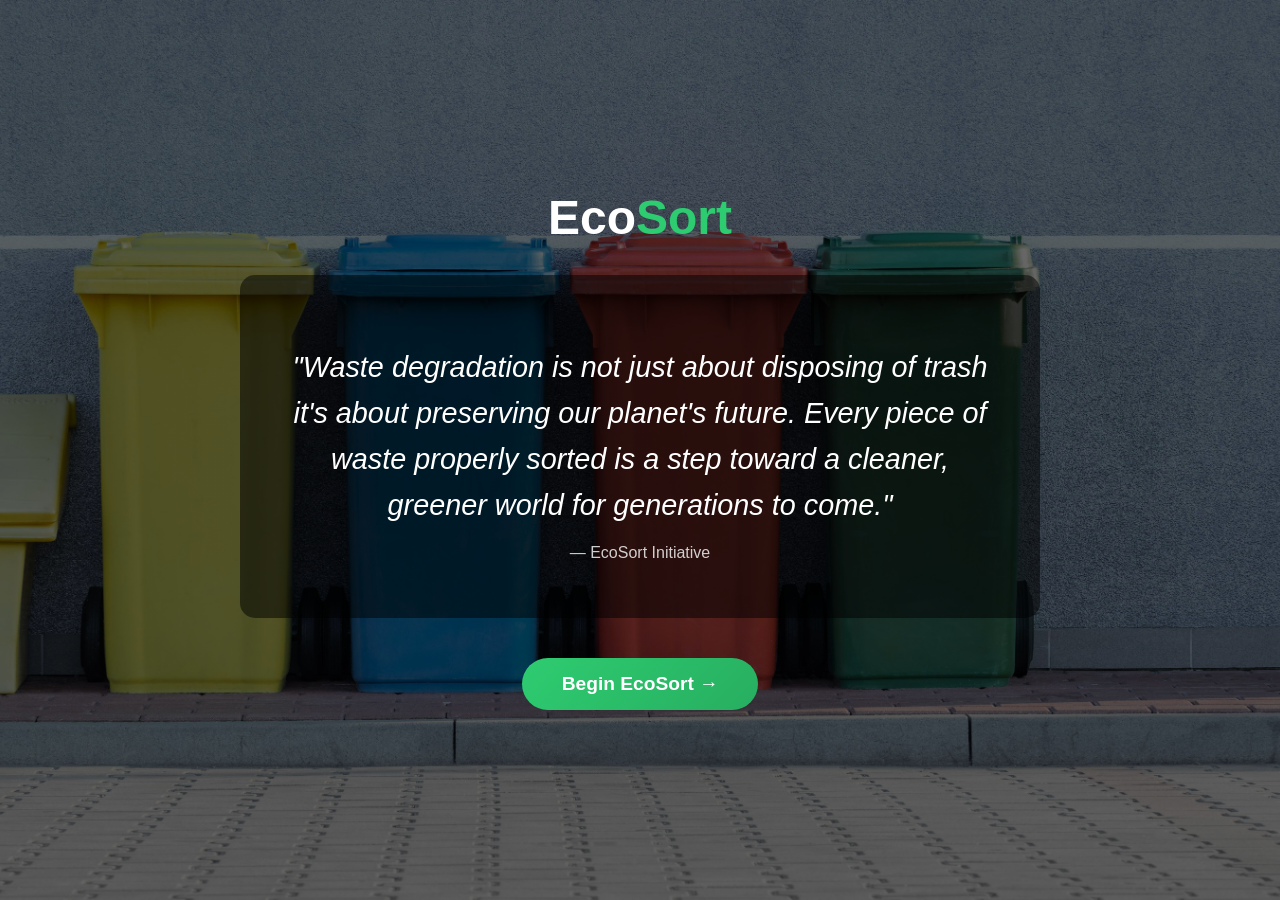
<file: index.html>
<!DOCTYPE html>
<html lang="en">
<head>
<meta charset="UTF-8">
<meta name="viewport" content="width=device-width, initial-scale=1.0">
<title>EcoSort | Home</title>

<link rel="stylesheet" href="style.css">

<style>

.home-container {
min-height: 100vh;
display: flex;
flex-direction: column;
justify-content: center;
align-items: center;
text-align: center;
padding: 20px;
background: linear-gradient(rgba(0,0,0,0.6),rgba(0,0,0,0.6)),
url("dustbin.jpeg");
background-size: cover;
background-position: center;
}

.home-content {
color: white;
max-width: 800px;
}

.home-logo {
font-size: 3rem;
font-weight: bold;
margin-bottom: 30px;
animation: fadeDown 1s;
transition: transform 0.3s ease;
}

.home-logo:hover {
transform: scale(1.05);
}

.home-logo span {
color: var(--primary);
transition: color 0.3s ease;
}

.home-logo:hover span {
color: #27ae60;
}

.quote-container {
background: rgba(0,0,0,0.5);
padding: 40px;
border-radius: 15px;
margin-bottom: 40px;
animation: fadeUp 1.3s;
transition: all 0.4s cubic-bezier(0.175, 0.885, 0.32, 1.275);
}

.quote-container:hover {
background: rgba(0,0,0,0.6);
transform: translateY(-5px);
box-shadow: 0 15px 30px rgba(0,0,0,0.3);
}

.quote {
font-size: 1.8rem;
font-style: italic;
line-height: 1.6;
margin-bottom: 15px;
transition: transform 0.3s ease;
}

.quote-container:hover .quote {
transform: scale(1.02);
}

.quote-author {
font-size: 1rem;
opacity: 0.8;
transition: opacity 0.3s ease;
}

.quote-container:hover .quote-author {
opacity: 1;
}

.start-btn {
display: inline-block;
padding: 15px 40px;
background: linear-gradient(135deg,#2ecc71,#27ae60);
color: white;
text-decoration: none;
border-radius: 30px;
font-size: 1.2rem;
font-weight: bold;
transition: all 0.3s cubic-bezier(0.175, 0.885, 0.32, 1.275);
animation: fadeUp 1.6s;
}

.start-btn:hover {
transform: scale(1.1);
box-shadow: 0 15px 30px rgba(46, 204, 113, 0.4);
}

.start-btn:active {
transform: scale(0.95);
}

@keyframes fadeDown {
from {
opacity: 0;
transform: translateY(-30px);
}
to {
opacity: 1;
transform: translateY(0);
}
}

@keyframes fadeUp {
from {
opacity: 0;
transform: translateY(30px);
}
to {
opacity: 1;
transform: translateY(0);
}
}
</style>

</head>
<body>

<div class="home-container">

<div class="home-content">

<div class="home-logo">Eco<span>Sort</span></div>

<div class="quote-container">
<p class="quote">
"Waste degradation is not just about disposing of trash it's about preserving our planet's future. 
Every piece of waste properly sorted is a step toward a cleaner, greener world for generations to come."
</p>
<p class="quote-author">— EcoSort Initiative</p>
</div>

<a href="home.html" class="start-btn">Begin EcoSort →</a>

</div>

</div>

</body>
</html>
</file>
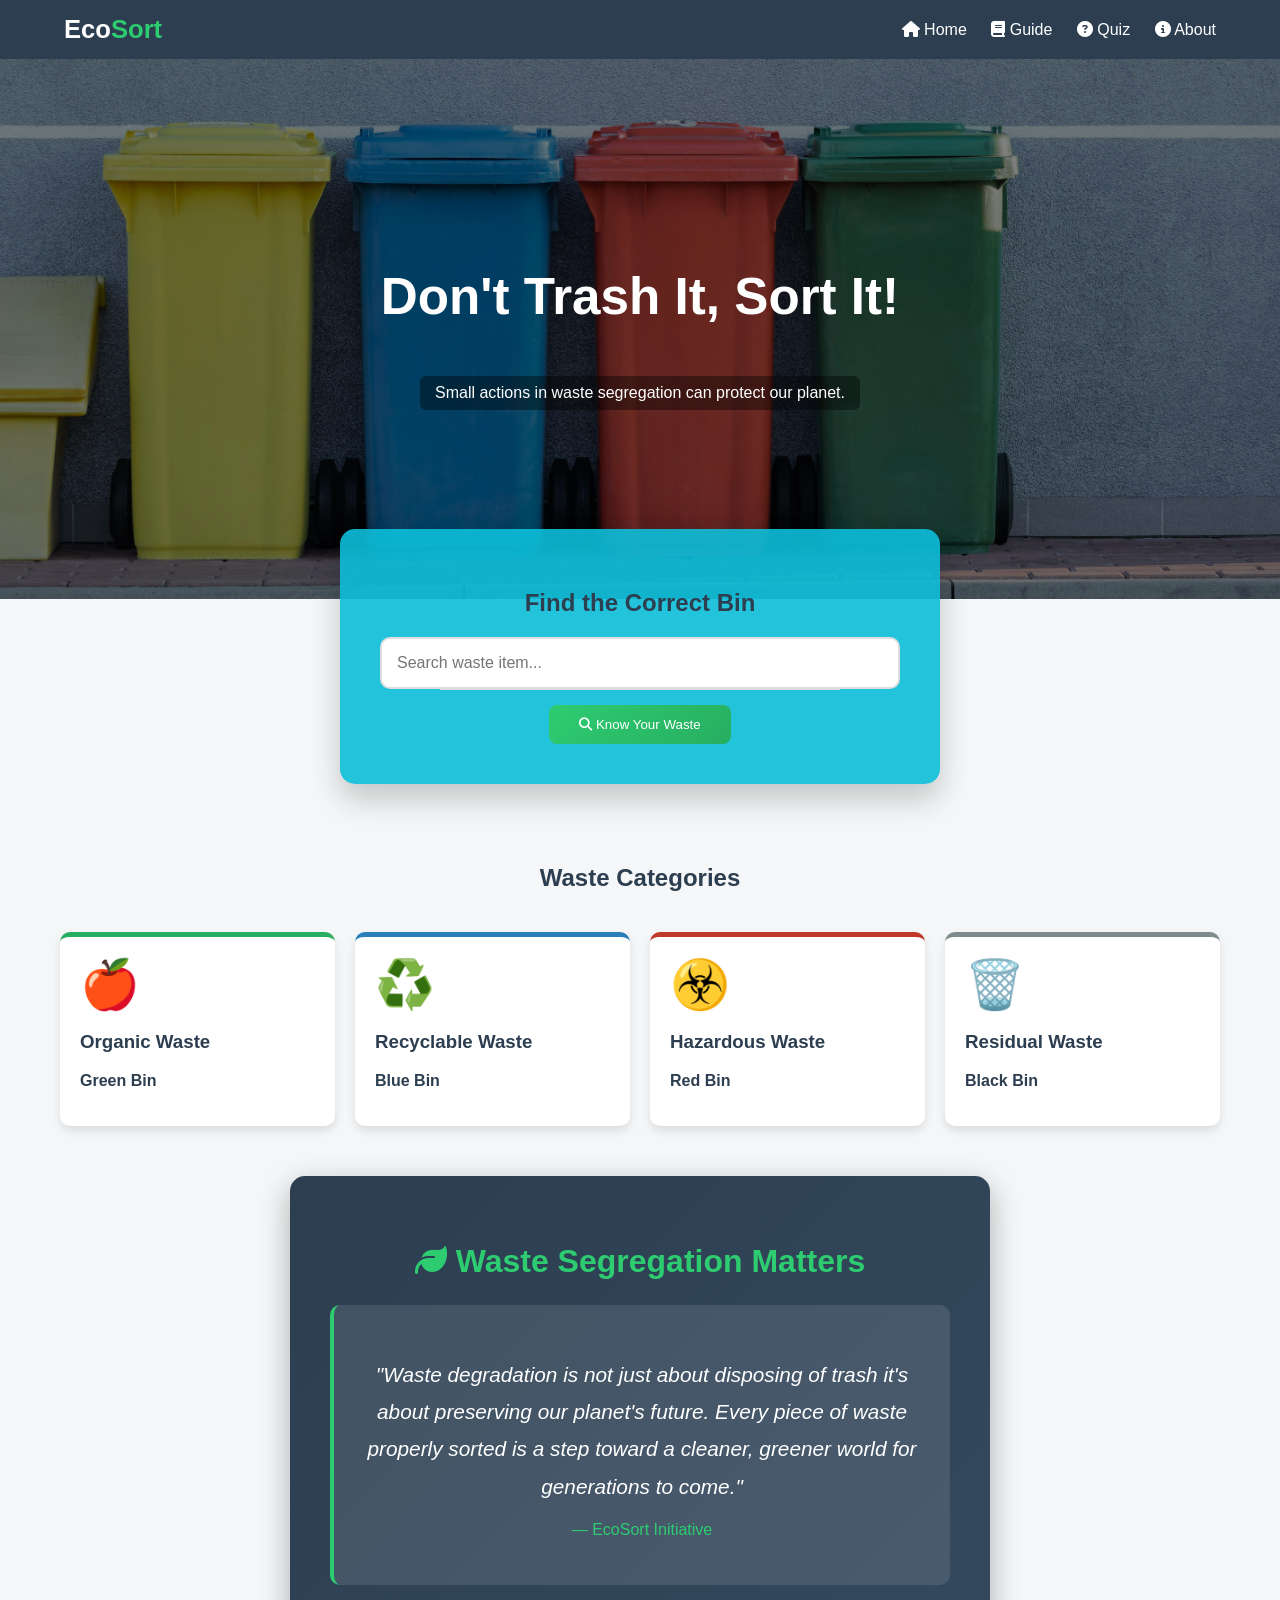
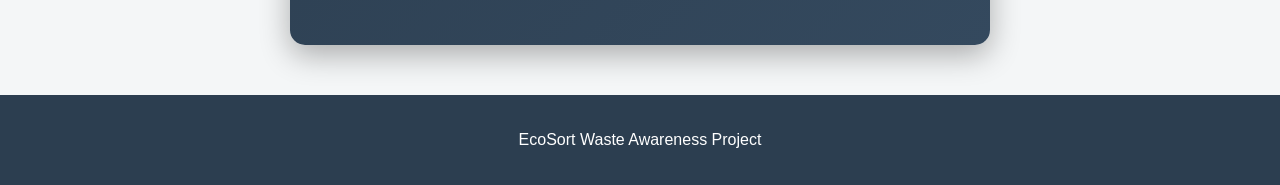
<file: home.html>
<!DOCTYPE html>
<html lang="en">

<head>
    <meta charset="UTF-8">
    <meta name="viewport" content="width=device-width, initial-scale=1.0">
    <title>EcoSort | Waste Segregation Awareness</title>
    
    <link rel="stylesheet" href="https://cdnjs.cloudflare.com/ajax/libs/font-awesome/6.4.0/css/all.min.css">
   
    <link rel="stylesheet" href="style.css">
    

    <style>
        .about-section {
            background: linear-gradient(135deg, #2c3e50, #34495e);
            padding: 40px;
            margin: 30px auto;
            border-radius: 15px;
            color: white;
            text-align: center;
            animation: slideDown 0.5s ease;
            max-width: 700px;
            min-height: 250px;
            box-shadow: 0 10px 30px rgba(0,0,0,0.3);
        }

        @keyframes slideDown {
            from {
                opacity: 0;
                transform: translateY(-20px);
            }
            to {
                opacity: 1;
                transform: translateY(0);
            }
        }

        .about-section h2 {
            font-size: 2rem;
            margin-bottom: 25px;
            color: #2ecc71;
        }

        .about-section .quote-box {
            background: rgba(255,255,255,0.1);
            padding: 30px;
            border-radius: 10px;
            border-left: 4px solid #2ecc71;
            margin-bottom: 20px;
        }

        .about-section .quote-text {
            font-size: 1.3rem;
            font-style: italic;
            line-height: 1.8;
            margin-bottom: 15px;
        }

        .about-section .quote-author {
            font-size: 1rem;
            color: #2ecc71;
        }
    </style>
</head>

<body>

    <header>
        <div class="logo">Eco<span>Sort</span></div>
  


        <nav>
            <a href="index.html"><i class="fas fa-home"></i> Home</a>
            <a href="#guide"><i class="fas fa-book"></i> Guide</a>
            <a href="quiz.html"><i class="fas fa-question-circle"></i> Quiz</a>
            <a href="#about"><i class="fas fa-info-circle"></i> About</a>
        </nav>
    </header>

    <div class="hero">
        <h1>Don't Trash It, Sort It!</h1>
        <p>Small actions in waste segregation can protect our planet.</p>
    </div>

    <div class="search-container">

        <h2>Find the Correct Bin</h2>

        <div class="search-box">

            <div class="input-group">
                <input type="text" id="searchInput" placeholder="Search waste item...">
            </div>

            <div id="suggestions"></div>

            <button class="search-btn" onclick="findBin()">
                <i class="fas fa-search"></i> Know Your Waste

            </button>

            <div id="result"></div>

        </div>

    </div>

    <div class="container" id="guide">

        <h2 class="section-title">Waste Categories</h2>

        <div class="grid">

            <div class="card organic">
                <div class="card-front">
                    <span class="icon">🍎</span>
                    <h3>Organic Waste</h3>
                    <p><strong>Green Bin</strong></p>
                </div>

                <div class="card-details">
                    <p>
                        Organic waste is any material originating from living organisms
                        that is biodegradable and can be broken down by microorganisms
                        into simpler substances.
                    </p>

                    <ul>
                        <li>Food scraps</li>
                        <li>Fruit peels</li>
                        <li>Vegetable peels</li>
                        <li>Tea bag</li>
                    </ul>
                </div>
            </div>

            <div class="card recyclable">
                <div class="card-front">
                    <span class="icon">♻️</span>
                    <h3>Recyclable Waste</h3>
                    <p><strong>Blue Bin</strong></p>
                </div>

                <div class="card-details">
                    <p>
                        Recyclable waste refers to materials that can be collected,
                        processed, and repurposed into new products instead of being
                        discarded as trash.
                    </p>

                    <ul>
                        <li>Paper</li>
                        <li>Plastic bottles</li>
                        <li>Glass bottles</li>
                        <li>Metal cans</li>
                    </ul>
                </div>
            </div>

            <div class="card hazardous">
                <div class="card-front">
                    <span class="icon">☣️</span>
                    <h3>Hazardous Waste</h3>
                    <p><strong>Red Bin</strong></p>
                </div>

                <div class="card-details">
                    <p>
                        Hazardous waste can be solid, liquid, or gaseous and is
                        considered dangerous because it can cause harm if improperly
                        handled, stored, or disposed.
                    </p>

                    <ul>
                        <li>Batteries</li>
                        <li>Medicines</li>
                        <li>Paint</li>
                        <li>Chemicals</li>
                    </ul>
                </div>
            </div>

            <div class="card residual">
                <div class="card-front">
                    <span class="icon">🗑️</span>
                    <h3>Residual Waste</h3>
                    <p><strong>Black Bin</strong></p>
                </div>

                <div class="card-details">
                    <p>
                        Residual waste consists of materials that cannot be reused,
                        recycled, or composted and are usually sent to landfills.
                    </p>

                    <ul>
                        <li>Diapers</li>
                        <li>Tissues</li>
                        <li>Dirty plastic</li>
                        <li>Wrappers</li>
                    </ul>
                </div>
            </div>

        </div>
    </div>

    <div class="about-section" id="about">
        <h2><i class="fas fa-leaf"></i> Waste Segregation Matters</h2>
        <div class="quote-box">
            <p class="quote-text">
                "Waste degradation is not just about disposing of trash it's about preserving our planet's future. 
                Every piece of waste properly sorted is a step toward a cleaner, greener world for generations to come."
            </p>
            <p class="quote-author">— EcoSort Initiative</p>
        </div>
    </div>

    <footer>
        <p>EcoSort Waste Awareness Project</p>
    </footer>

    <script src="script.js"></script>

</body>

</html>
</file>
<file: style.css>
:root{
--primary:#2ecc71;
--dark:#2c3e50;
--light:#f4f6f7;

--organic:#27ae60;
--recyclable:#2980b9;
--hazardous:#c0392b;
--residual:#7f8c8d;
}

*{
box-sizing:border-box;
transition:all 0.3s ease;
}

body{
font-family:Segoe UI,sans-serif;
margin:0;
background:var(--light);
color:var(--dark);
}

header{
background:var(--dark);
color:white;
padding:15px 5%;
display:flex;
justify-content:space-between;
align-items:center;
}

.logo{
font-size:1.6rem;
font-weight:bold;
}

.logo span{
color:var(--primary);
}

nav a{
color:white;
margin-left:20px;
text-decoration:none;
position:relative;
font-weight:500;
}

nav a::after{
content:"";
position:absolute;
width:0%;
height:2px;
background:var(--primary);
left:0;
bottom:-5px;
transition:width 0.3s ease;
}

nav a:hover::after{
width:100%;
}

.hero{
height:60vh;
display:flex;
flex-direction:column;
justify-content:center;
align-items:center;
text-align:center;
color:white;

background:
linear-gradient(rgba(0,0,0,0.5),rgba(0,0,0,0.5)),
url("dustbin.jpeg");

background-size:cover;
background-position:center;
}

.hero h1{
font-size:3.2rem;
animation:fadeDown 1s ease;
}

.hero p{
background:rgba(0,0,0,0.4);
padding:8px 15px;
border-radius:6px;
animation:fadeUp 1.3s ease;
}

@keyframes fadeDown{
from{
opacity:0;
transform:translateY(-30px);
}
to{
opacity:1;
transform:translateY(0);
}
}

@keyframes fadeUp{
from{
opacity:0;
transform:translateY(30px);
}
to{
opacity:1;
transform:translateY(0);
}
}

.search-container{
width:80%;
max-width:600px;
margin:-70px auto 40px;
padding:40px;
background:rgba(13,190,218,0.9);
border-radius:15px;
box-shadow:0 15px 30px rgba(0,0,0,0.2);
text-align:center;
transition:transform 0.4s ease, box-shadow 0.4s ease;
}

.search-container:hover{
transform:translateY(-8px);
box-shadow:0 20px 40px rgba(0,0,0,0.3);
}

.input-group input{
width:100%;
padding:15px;
border:2px solid #ddd;
border-radius:10px;
font-size:1rem;
}

.input-group input:focus{
border-color:var(--primary);
box-shadow:0 0 12px rgba(46,204,113,0.6);
transform:scale(1.02);
outline:none;
}

.search-btn{
margin-top:15px;
padding:12px 30px;
border:none;
border-radius:8px;
color:white;
background:linear-gradient(135deg,#2ecc71,#27ae60);
cursor:pointer;
}

.search-btn:hover{
transform:translateY(-2px) scale(1.05);
box-shadow:0 10px 25px rgba(46,204,113,0.4);
}

.search-btn:active{
transform:scale(0.95);
}

#result{
margin-top:20px;
padding:15px;
border-radius:6px;
font-weight:bold;
display:none;
background:#ecf9f1;
animation:fadeUp 0.5s ease;
}

.container{
max-width:1200px;
margin:auto;
padding:20px;
}

.section-title{
text-align:center;
margin-bottom:40px;
}

.grid{
display:flex;
gap:20px;
flex-wrap:wrap;
}

.card{
flex:1 1 calc(25% - 20px);
background:white;
padding:20px;
border-radius:10px;
position:relative;
overflow:hidden;
cursor:pointer;

box-shadow:0 5px 10px rgba(0,0,0,0.1);
transition:transform 0.4s ease, box-shadow 0.4s ease;
}

.card:hover{
transform:translateY(-10px);
box-shadow:0 15px 30px rgba(0,0,0,0.25);
}

.card.highlight{
opacity:1 !important;
transform:scale(1.08) !important;
z-index:10;
box-shadow:0 0 30px rgba(46,204,113,0.6),0 15px 30px rgba(0,0,0,0.25);
border:3px solid var(--primary);
animation:pulseHighlight 1.5s infinite;
}

.card.highlight .card-details{
opacity:1;
max-height:300px;
margin-top:15px;
padding:10px;
}

.card.dimmed{
opacity:0.25 !important;
transform:scale(0.9) !important;
}

@keyframes pulseHighlight{
0%,100%{box-shadow:0 0 20px rgba(46,204,113,0.4),0 15px 30px rgba(0,0,0,0.25);}
50%{box-shadow:0 0 40px rgba(46,204,113,0.8),0 15px 30px rgba(0,0,0,0.25);}
}

.icon{
font-size:3rem;
animation:float 3s infinite ease-in-out;
transition:transform 0.4s ease;
}

.card:hover .icon{
transform:scale(1.2);
}

@keyframes float{
0%{transform:translateY(0)}
50%{transform:translateY(-10px)}
100%{transform:translateY(0)}
}

.organic{border-top:5px solid var(--organic);}
.recyclable{border-top:5px solid var(--recyclable);}
.hazardous{border-top:5px solid var(--hazardous);}
.residual{border-top:5px solid var(--residual);}

.card-details{
opacity:0;
max-height:0;
overflow:hidden;
transition:all 0.5s ease;
}

.grid:hover .card{
opacity:0.3;
transform:scale(0.9);
}

.grid .card:hover{
opacity:1;
transform:scale(1.08);
z-index:2;
}

.card:hover .card-details{
opacity:1;
max-height:300px;
margin-top:15px;
padding:10px;
}

.card-details ul{
padding-left:20px;
text-align:left;
}

#suggestions{
width:100%;
max-width:400px;
margin:0 auto;
background:white;
border:1px solid #ddd;
border-top:none;
position:relative;
z-index:10;
border-radius:0 0 10px 10px;
overflow:hidden;
}

.suggestion-item{
padding:10px;
cursor:pointer;
border-bottom:1px solid #eee;
}

.suggestion-item:hover{
background:#e8f5e9;
}

footer{
background:var(--dark);
color:white;
text-align:center;
padding:20px;
margin-top:50px;
}

@media (max-width:992px){

.card{
flex:1 1 calc(50% - 20px);
}

}

@media (max-width:600px){

.hero h1{
font-size:2rem;
}

.grid{
flex-direction:column;
}

.card{
flex:1 1 100%;
}

nav a{
margin-left:10px;
font-size:0.9rem;
}

.search-container{
width:95%;
padding:25px;
}


}
</file>
